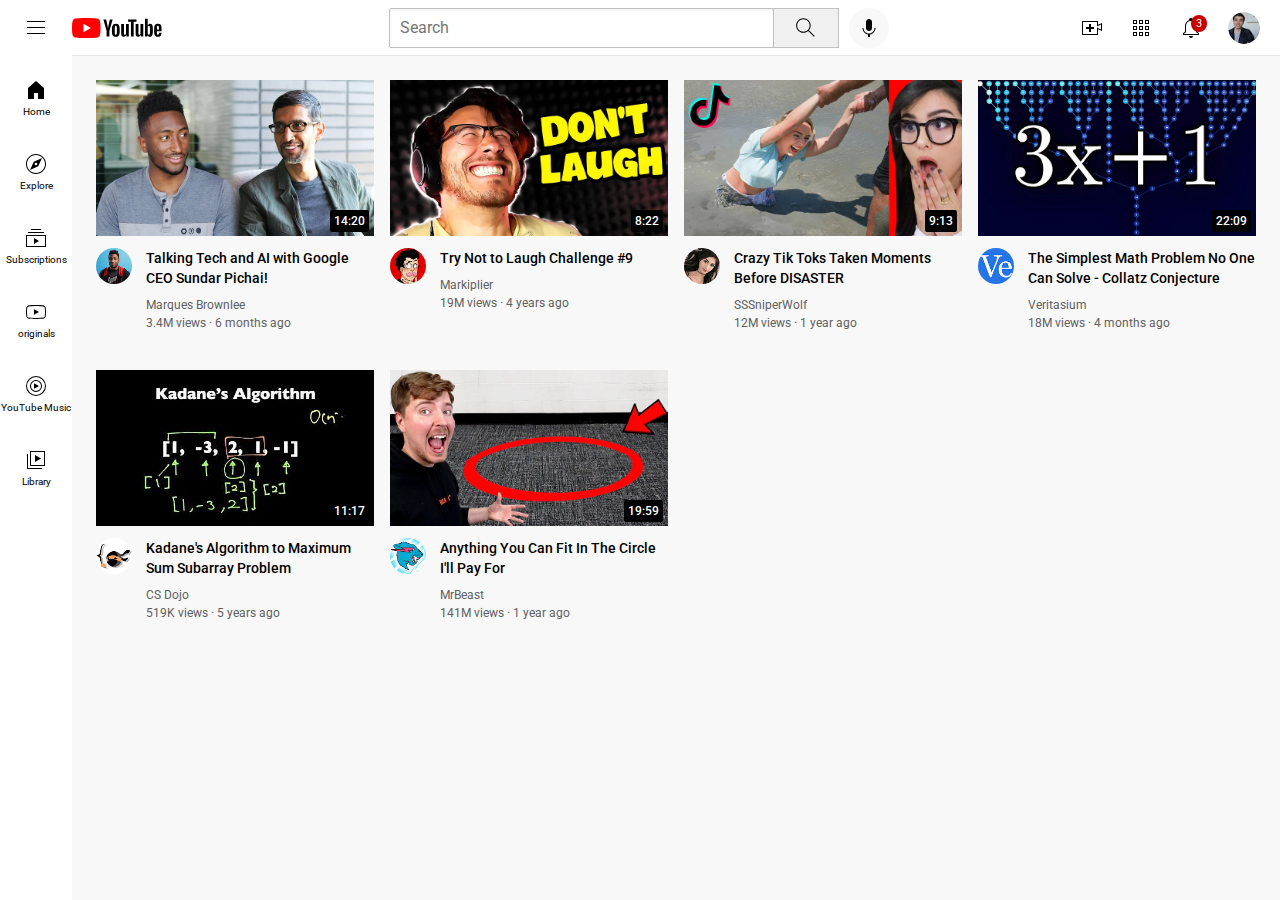
<file: index.html>
<!-- Declares this document to be HTML5 -->
<!DOCTYPE html>
<html>
  <head>
    <title>Youtube.com Clone</title>

    <link rel="preconnect" href="https://fonts.googleapis.com">
    <link rel="preconnect" href="https://fonts.gstatic.com" crossorigin>
    <link href="https://fonts.googleapis.com/css2?family=Roboto:wght@400;500;700&display=swap" rel="stylesheet">   
    
    <link rel="stylesheet" href="styles/general.css">
    <link rel="stylesheet" href="styles/header.css">
    <link rel="stylesheet" href="styles/video.css">
    <link rel="stylesheet" href="styles/sidebar.css">

  </head>
  <body>

    <header class="header">

      <div class="left-section">
        <img class="hamburger-menu" src="icons/hamburger-menu.svg" alt="">
        <img class="youtube-logo" src="icons/youtube-logo.svg" alt="">        
      </div>

      <div class="middle-section">
        <input class="search-bar" type="text" placeholder="Search"> 
        <button class="search-button">
          <img class="search-icon" src="icons/search.svg" alt="">
          <div class="tooltip">Search</div>
        </button>
        
        <!-- Put position absolute inside position relative -->
        <button class="voice-search-button">
          <img class="voice-search-icon" src="icons/voice-search-icon.svg" alt="">
          <div class="tooltip">Search with your voice</div>
        </button>
      </div>

      <div class="right-section">
        
        <div class="upload-icon-container">
          <img class="upload-icon" src="icons/upload.svg" alt="">  
          <div class="tooltip">Create</div>
        </div>

        <div class="youtube-apps-container">
          <img class="youtube-apps-icon" src="icons/youtube-apps.svg" alt="">
          <div class="tooltip">Youtube apps</div>
        </div>
        
        <div class="notifications-icon-container">
          <img class="notifications-icon" src="icons/notifications.svg" alt="">
          <div class="notifications-count">3</div>
          <div class="tooltip">Notifications</div>
        </div>

        <img class="current-user-picture" src="channel-pictures/my-channel.jpeg" alt="">
      </div>

    </header>

    <nav class="sidebar">
      <div class="sidebar-link">
        <img src="icons/home.svg" alt="">
        <div>Home</div>
      </div>  
      <div class="sidebar-link">
        <img src="icons/explore.svg" alt="">
        <div>Explore</div>
      </div>
      <div class="sidebar-link">
        <img src="icons/subscriptions.svg" alt="">
        <div>Subscriptions</div>
      </div>
      <div class="sidebar-link">
        <img src="icons/originals.svg" alt="">
        <div>originals</div>
      </div>
      <div class="sidebar-link">
        <img src="icons/youtube-music.svg" alt="">
        <div>YouTube Music</div>
      </div>
      <div class="sidebar-link">
        <img src="icons/library.svg" alt="">
        <div>Library</div>
      </div>
    </nav>

    <main>      
      <section class="video-grid">
        <div class="video-preview">
          <div class="thumbnail-row">
            <a href="https://www.youtube.com/watch?v=n2RNcPRtAiY">
              <img class="thumbnail"  src="thumbnails/thumbnail-1.webp" alt="">
            </a>
            <div class="video-time">14:20</div>
          </div>
          <div class="video-info-grid">     
            <div class="channel-picture">
              <a href="https://www.youtube.com/c/mkbhd">
                <img class="profile-picture" src="channel-pictures/channel-1.jpeg" alt="">   
              </a>
            </div>
            <div class="video-info">
              <p class="video-title">
                <a class="video-link" href="https://www.youtube.com/watch?v=n2RNcPRtAiY">Talking Tech and AI with Google CEO Sundar Pichai!</a>
              </p>      
              <p class="video-author">
                Marques Brownlee
              </p>
              
              <p class="video-stats">
                3.4M views &#183; 6 months ago
              </p>        
            </div>
          </div>
        </div>
  
        <div class="video-preview">
          <div class="thumbnail-row">
            <a href="https://www.youtube.com/watch?v=mP0RAo9SKZk">
              <img class="thumbnail"  src="thumbnails/thumbnail-2.webp" alt="">
            </a>
            <div class="video-time">8:22</div>
          </div>
          <div class="video-info-grid">     
            <div class="channel-picture">
              <a href="https://www.youtube.com/c/markiplier">
                <img class="profile-picture" src="channel-pictures/channel-2.jpeg" alt="">   
              </a>            
            </div>
            <div class="video-info">
              <p class="video-title">
                <a class="video-link" href="https://www.youtube.com/watch?v=mP0RAo9SKZk">Try Not to Laugh Challenge #9</a>
              </p>            
              <p class="video-author">
                Markiplier
              </p>            
              <p class="video-stats">
                19M views &#183; 4 years ago
              </p>        
            </div>
          </div>
        </div>
        <div class="video-preview">
          <div class="thumbnail-row">
            <a href="https://www.youtube.com/watch?v=FgjPQQeTh1w">
              <img class="thumbnail"  src="thumbnails/thumbnail-3.webp" alt="">
            </a>
              <div class="video-time">9:13</div>
          </div>
          <div class="video-info-grid">     
            <div class="channel-picture">
              <a href="https://www.youtube.com/c/SSSniperWolf">
                <img class="profile-picture" src="channel-pictures/channel-3.jpeg" alt="">   
              </a>
            </div>
            <div class="video-info">
              <p class="video-title">
                <a class="video-link" href="https://www.youtube.com/watch?v=FgjPQQeTh1w">Crazy Tik Toks Taken Moments Before DISASTER</a>              
              </p>
              
              <p class="video-author">
                SSSniperWolf
              </p>
              
              <p class="video-stats">
                12M views &#183; 1 year ago
              </p>        
            </div>
          </div>
        </div>
  
        <div class="video-preview">
          <div class="thumbnail-row">
            <a href="https://www.youtube.com/watch?v=094y1Z2wpJg">
              <img class="thumbnail"  src="thumbnails/thumbnail-4.webp" alt="">
            </a>
            <div class="video-time">22:09</div>
          </div>
          <div class="video-info-grid">     
            <div class="channel-picture">
              <a href="https://www.youtube.com/c/veritasium">
                <img class="profile-picture" src="channel-pictures/channel-4.jpeg" alt="">   
              </a>
            </div>
            <div class="video-info">
              <p class="video-title">
                <a class="video-link" href="https://www.youtube.com/watch?v=094y1Z2wpJg">The Simplest Math Problem No One Can Solve - Collatz Conjecture</a>
              </p>
              
              <p class="video-author">
                Veritasium
              </p>
              
              <p class="video-stats">
                18M views &#183; 4 months ago
              </p>        
            </div>
          </div>
        </div>
  
        <div class="video-preview">
          <div class="thumbnail-row">
            <a href="https://www.youtube.com/watch?v=86CQq3pKSUw">
              <img class="thumbnail"  src="thumbnails/thumbnail-5.webp" alt="">
            </a>
            <div class="video-time">11:17</div>
          </div>
          <div class="video-info-grid">     
            <div class="channel-picture">
              <a href="https://www.youtube.com/c/CSDojo">
                <img class="profile-picture" src="channel-pictures/channel-5.jpeg" alt="">
              </a>
            </div>
            <div class="video-info">
              <p class="video-title">
                <a class="video-link" href="https://www.youtube.com/watch?v=86CQq3pKSUw">Kadane's Algorithm to Maximum Sum Subarray Problem</a>
              </p>
              
              <p class="video-author">
                CS Dojo
              </p>
              
              <p class="video-stats">
                519K views &#183; 5 years ago
              </p>        
            </div>
          </div>
        </div>
  
        <div class="video-preview">
          <div class="thumbnail-row">
            <a href="https://www.youtube.com/watch?v=yXWw0_UfSFg">
              <img class="thumbnail"  src="thumbnails/thumbnail-6.webp" alt="">
            </a>
            <div class="video-time">19:59</div>
          </div>
          <div class="video-info-grid">     
            <div class="channel-picture">
              <a href="https://www.youtube.com/channel/UCX6OQ3DkcsbYNE6H8uQQuVA">
                <img class="profile-picture" src="channel-pictures/channel-6.jpeg" alt="">   
              </a>
            </div>
            <div class="video-info">
              <p class="video-title">
                <a class="video-link" href="https://www.youtube.com/watch?v=yXWw0_UfSFg">Anything You Can Fit In The Circle I'll Pay For</a>              
              </p>
              
              <p class="video-author">
                MrBeast
              </p>
              
              <p class="video-stats">
                141M views &#183; 1 year ago
              </p>        
            </div>
          </div>
        </div>
      </section>
    </main>


      
  </body>
</html>
</file>
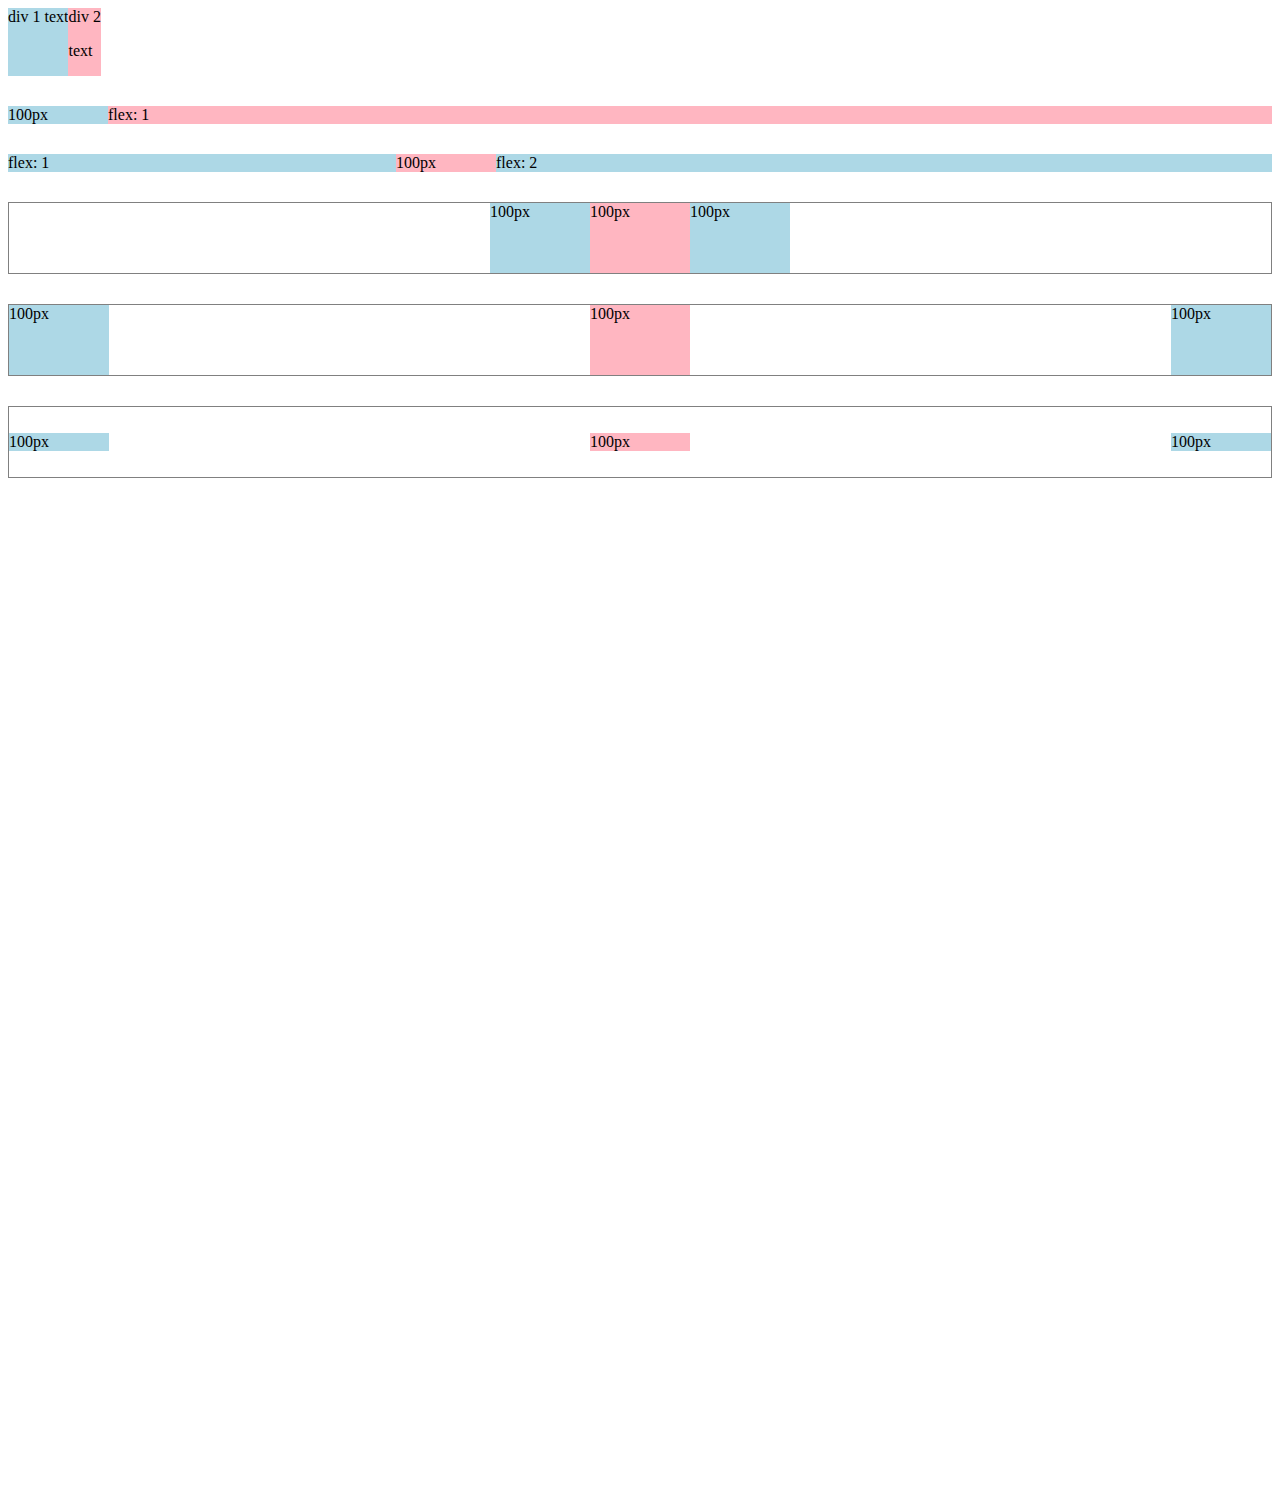
<file: flexbox.html>
<!DOCTYPE html>
<html>
  <head>
    <title>Flexbox Practice</title>
  </head>
  <body style="padding-bottom: 1000px;">
    
    <div style="
      display: flex; 
      flex-direction: row;
    ">
      <div style="background-color: lightblue;">div 1 text</div>
      <div style="background-color: lightpink;">div 2 <p>text</p></div>
    </div>
    
    <div style="
      margin-top: 30px; 
      display: flex; 
      flex-direction: row;
    ">
      <div style="background-color: lightblue; width: 100px;">100px</div>
      <div style="background-color: lightpink; flex: 1;">flex: 1</div>
    </div>

    <div style="
      margin-top: 30px; 
      display: flex; 
      flex-direction: row;
    ">
      <div style="background-color: lightblue; flex: 1;">flex: 1</div>
      <div style="background-color: lightpink; width: 100px;">100px</div>
      <div style="background-color: lightblue; flex: 2;">flex: 2</div>      
    </div>

    <div style="
      margin-top: 30px; 
      height: 70px;
      border-width: 1px;
      border-style: solid;
      border-color: grey;
      display: flex; 
      flex-direction: row;
      justify-content: center;
    ">
      <div style="background-color: lightblue; width: 100px;">100px</div>
      <div style="background-color: lightpink; width: 100px;">100px</div>
      <div style="background-color: lightblue; width: 100px;">100px</div>      
    </div>

    <div style="
      margin-top: 30px; 
      height: 70px;
      border-width: 1px;
      border-style: solid;
      border-color: grey;
      display: flex; 
      flex-direction: row;
      justify-content: space-between;
    ">
      <div style="background-color: lightblue; width: 100px;">100px</div>
      <div style="background-color: lightpink; width: 100px;">100px</div>
      <div style="background-color: lightblue; width: 100px;">100px</div>      
    </div>
    
    <div style="
      margin-top: 30px; 
      height: 70px;
      border-width: 1px;
      border-style: solid;
      border-color: grey;
      display: flex; 
      flex-direction: row;
      justify-content: space-between;
      align-items: center;
    ">
      <div style="background-color: lightblue; width: 100px;">100px</div>
      <div style="background-color: lightpink; width: 100px;">100px</div>
      <div style="background-color: lightblue; width: 100px;">100px</div>      
    </div>

  </body>
</html>
</file>
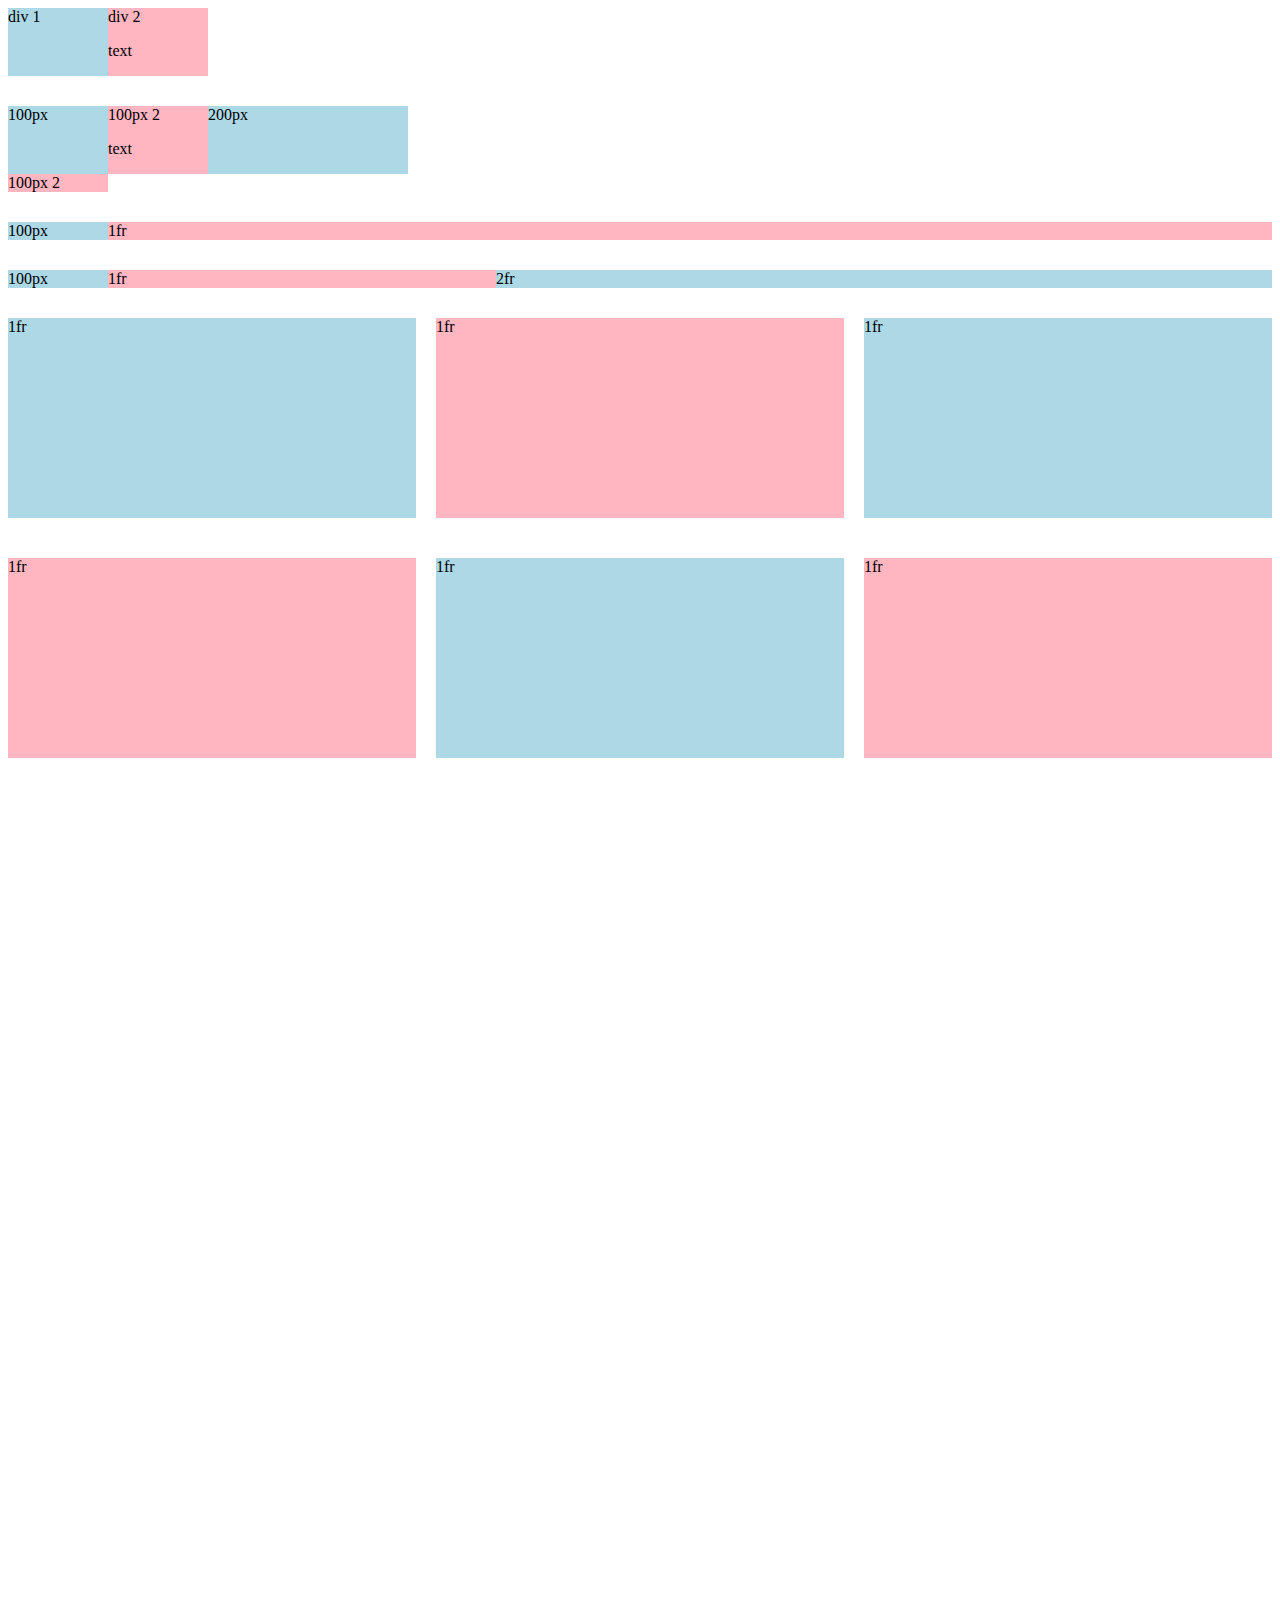
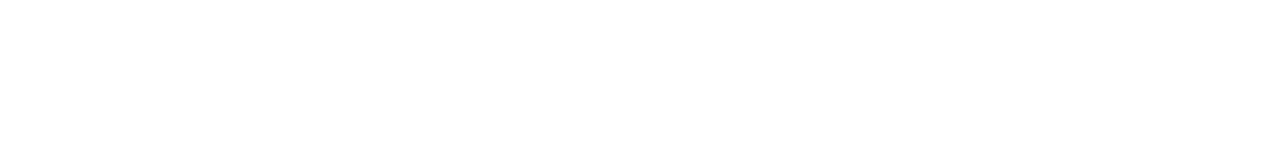
<file: grid.html>
<!DOCTYPE html>
<html>
  <head>
    <title>Grid Practice</title>
  </head>
  <body style="padding-bottom: 1000px;">
    <div style="
      display: grid;
      grid-template-columns: 100px 100px 100px;
    ">
      <div style="background-color: lightblue;">div 1</div>
      <div style="background-color: lightpink;">div 2 <p>text</p></div>
    </div>
    <div style="
      margin-top: 30px;
      display: grid;
      grid-template-columns: 100px 100px 200px;
    ">
      <div style="background-color: lightblue;">100px</div>
      <div style="background-color: lightpink;">100px 2 <p>text</p></div>
      <div style="background-color: lightblue;">200px</div>
      <div style="background-color: lightpink;">100px 2</div>
    </div>
    
    <div style="
      margin-top: 30px;
      display: grid;
      grid-template-columns: 100px 1fr;
    ">
      <div style="background-color: lightblue;">100px</div>
      <div style="background-color: lightpink;">1fr</div>
    </div>

    <div style="
      margin-top: 30px;
      display: grid;
      grid-template-columns: 100px 1fr 2fr;
    ">
      <div style="background-color: lightblue;">100px</div>
      <div style="background-color: lightpink;">1fr</div>
      <div style="background-color: lightblue;">2fr</div>
    </div>

    <div style="
      margin-top: 30px;
      display: grid;
      grid-template-columns: 1fr 1fr 1fr;
      column-gap: 20px;
      row-gap: 40px;
    ">
      <div style="background-color: lightblue; height: 200px;">1fr</div>
      <div style="background-color: lightpink; height: 200px;">1fr</div>
      <div style="background-color: lightblue; height: 200px;">1fr</div>
      <div style="background-color: lightpink; height: 200px;">1fr</div>
      <div style="background-color: lightblue; height: 200px;">1fr</div>
      <div style="background-color: lightpink; height: 200px;">1fr</div>
    </div>

  </body>
</html>
</file>
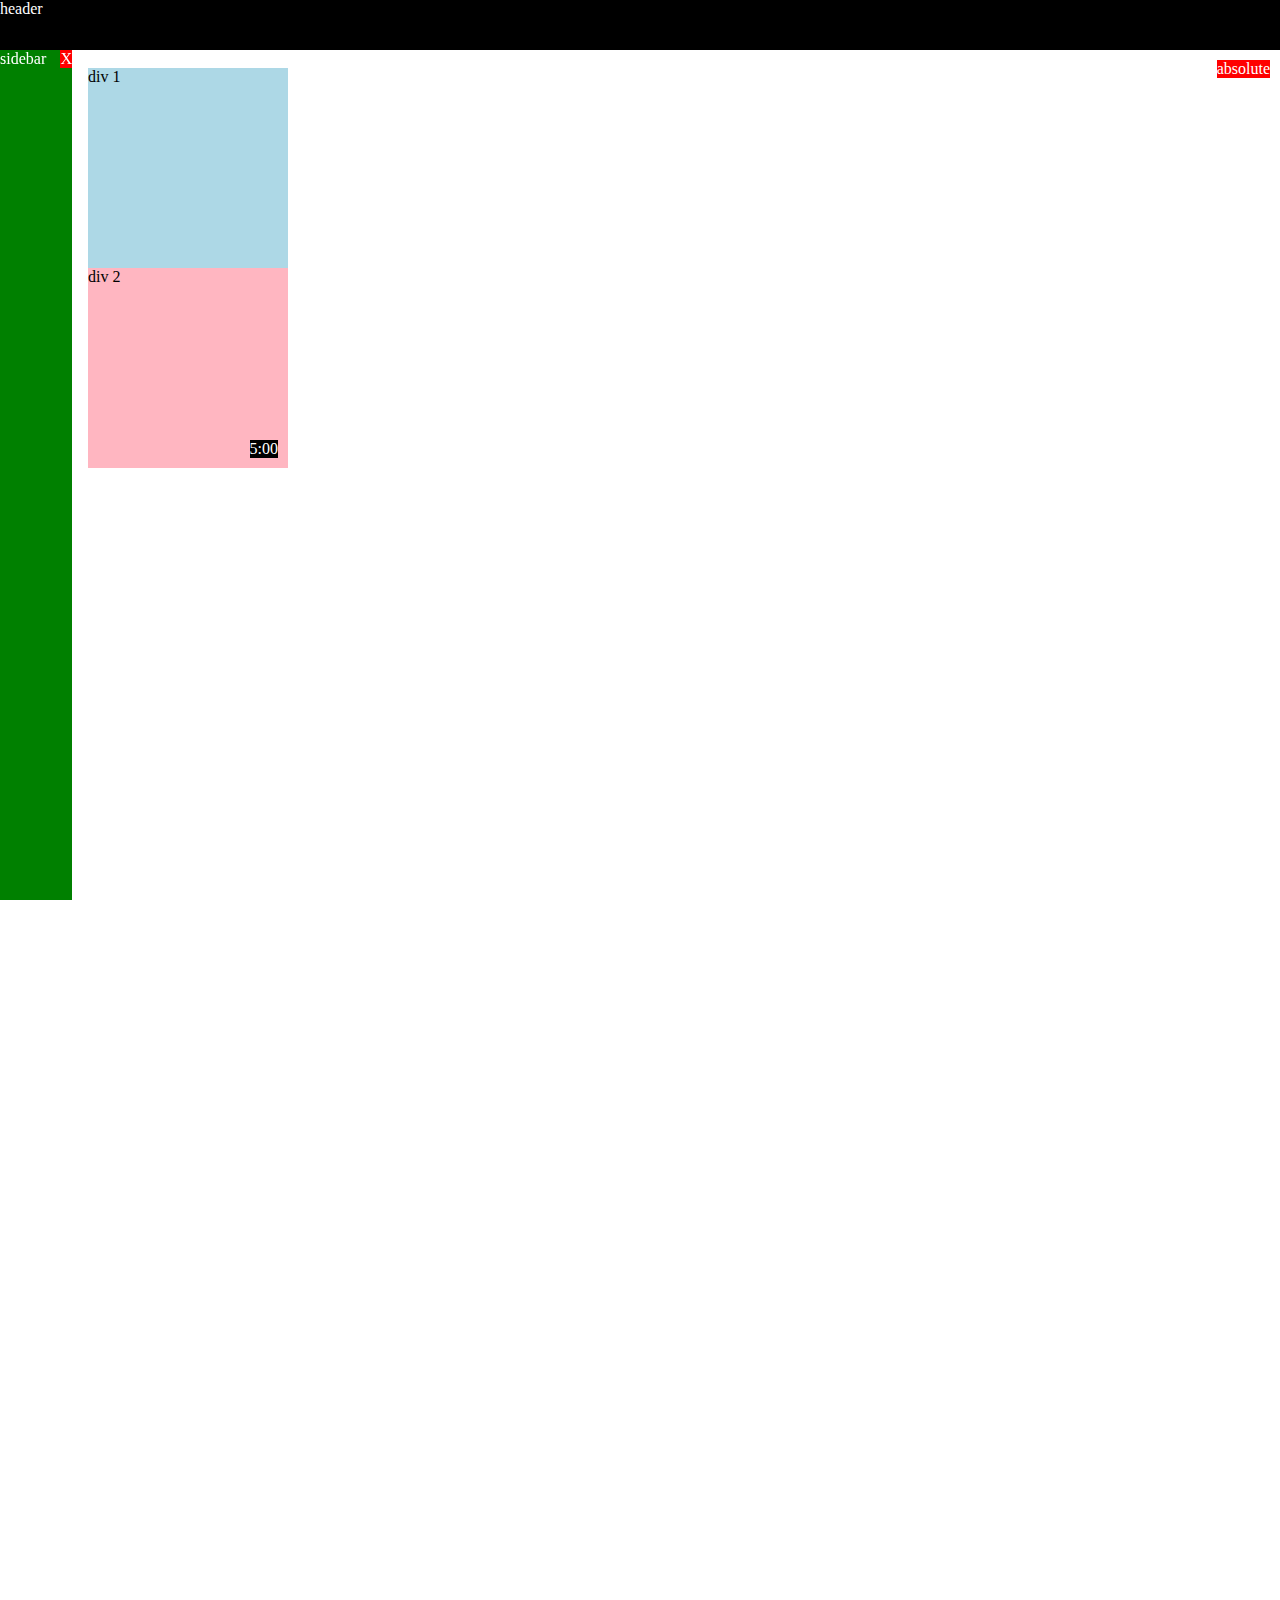
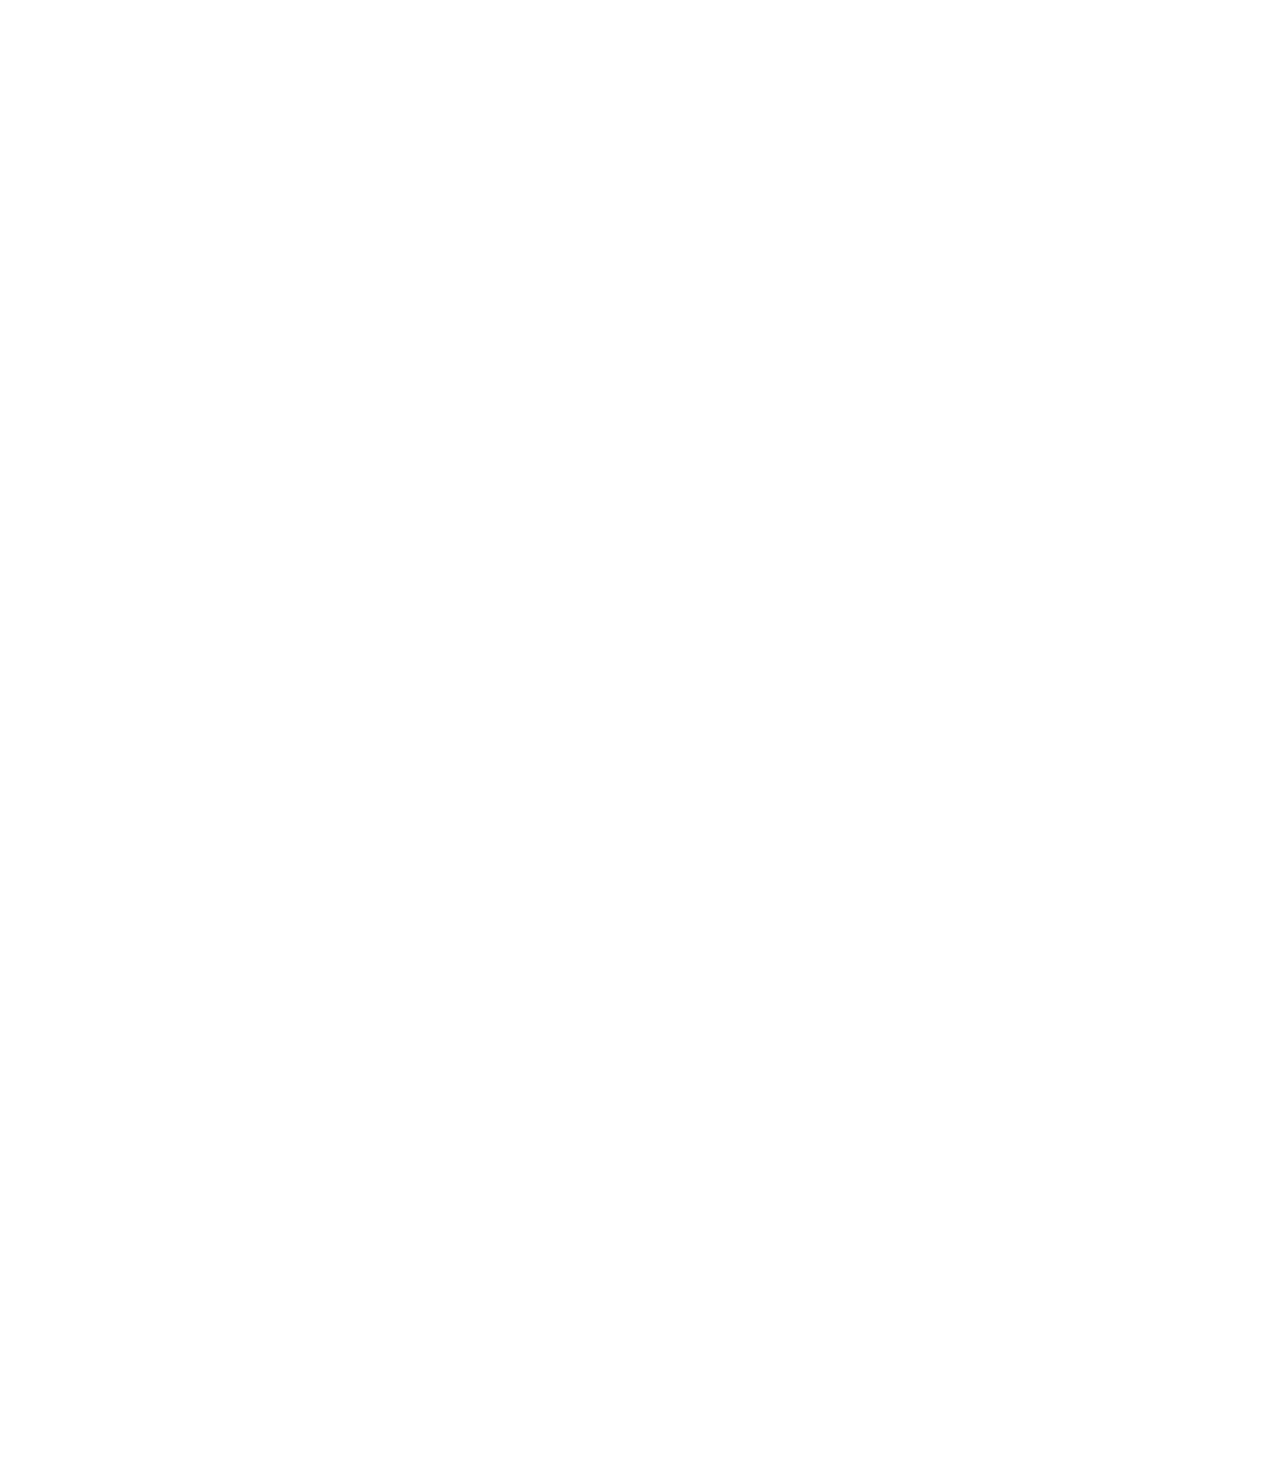
<file: position.html>
<!DOCTYPE html>
<html>
  <head>
    <title>Position Practice</title> 
  </head>
  <body style="
    height: 3000px;
    padding-top: 60px;
    padding-left: 80px;
  ">

    <div style="
      background-color: black;
      color: white;
      position: fixed;
      top: 0;
      left: 0;
      right: 0;
      height: 50px;
      z-index: 100;
    ">
      header
    </div>

    <div style="
      background-color: green;
      color: white;
      position: fixed;
      left: 0;
      bottom: 0;
      top: 50px;
      width: 72px;
    ">
      sidebar
        <div style="
        position: absolute;
        background-color: red;
        color: white;
        top: 0;
        right: 0;
      ">
        X
      </div>      
    </div>

    <div style="
      position: absolute;
      background-color: red;
      color: white;
      top: 60px;
      right: 10px;
    ">
      absolute
    </div>

    <div style="
      background-color: lightblue;
      height: 200px;
      width: 200px;
      position: static;
    ">
      div 1
    </div>

    <div style="
      background-color: lightpink;
      height: 200px;
      width: 200px;
      position: relative;
    ">
      div 2
       <div style="
        position: absolute;
        background-color: black;
        color: white;
        bottom: 10px;
        right: 10px;
      ">
        5:00
      </div>
    </div>

  </body>
</html>
</file>
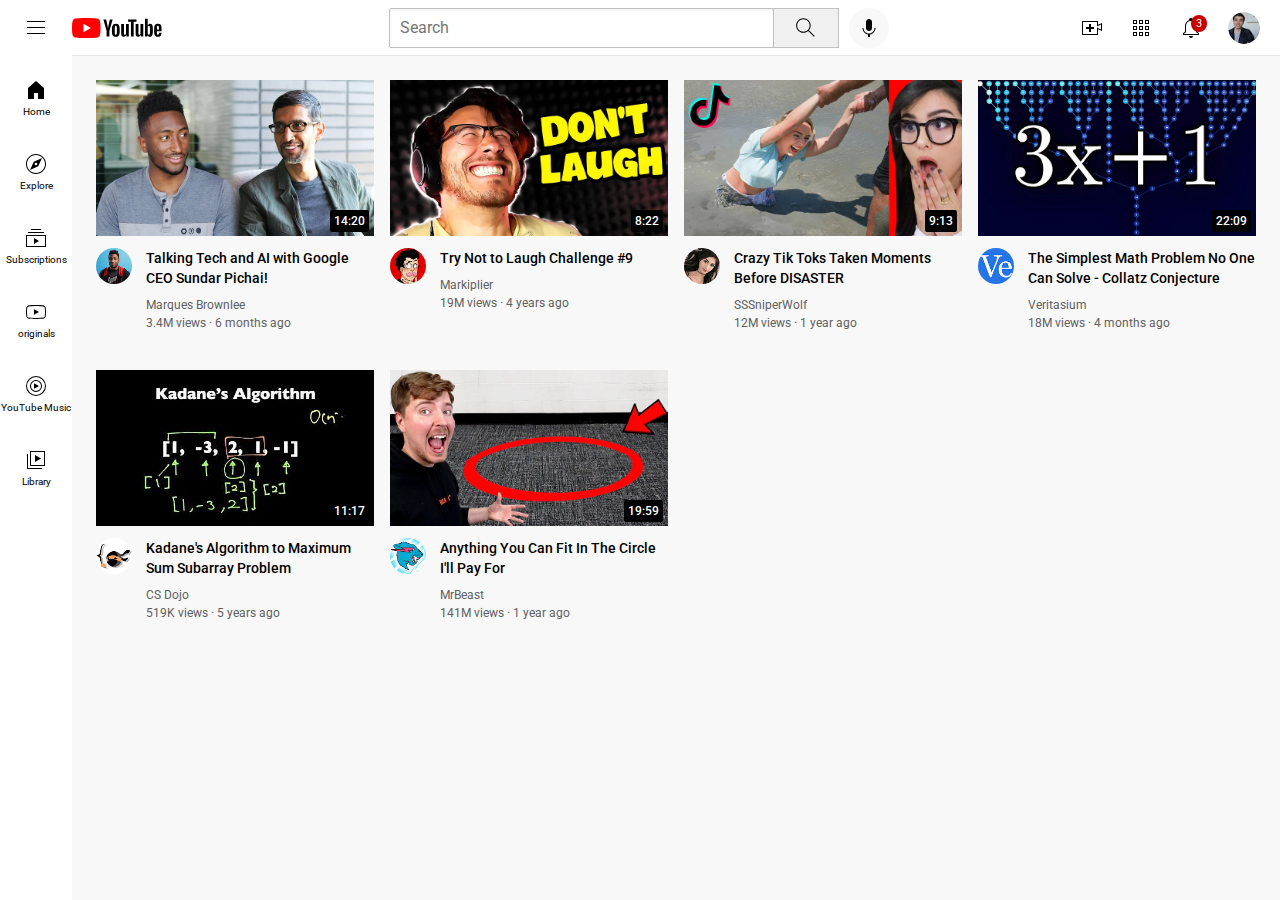
<file: youtube.html>
<!-- Declares this document to be HTML5 -->
<!DOCTYPE html>
<html>
  <head>
    <title>Youtube.com Clone</title>

    <link rel="preconnect" href="https://fonts.googleapis.com">
    <link rel="preconnect" href="https://fonts.gstatic.com" crossorigin>
    <link href="https://fonts.googleapis.com/css2?family=Roboto:wght@400;500;700&display=swap" rel="stylesheet">   
    
    <link rel="stylesheet" href="styles/general.css">
    <link rel="stylesheet" href="styles/header.css">
    <link rel="stylesheet" href="styles/video.css">
    <link rel="stylesheet" href="styles/sidebar.css">

  </head>
  <body>

    <header class="header">

      <div class="left-section">
        <img class="hamburger-menu" src="icons/hamburger-menu.svg" alt="">
        <img class="youtube-logo" src="icons/youtube-logo.svg" alt="">        
      </div>

      <div class="middle-section">
        <input class="search-bar" type="text" placeholder="Search"> 
        <button class="search-button">
          <img class="search-icon" src="icons/search.svg" alt="">
          <div class="tooltip">Search</div>
        </button>
        
        <!-- Put position absolute inside position relative -->
        <button class="voice-search-button">
          <img class="voice-search-icon" src="icons/voice-search-icon.svg" alt="">
          <div class="tooltip">Search with your voice</div>
        </button>
      </div>

      <div class="right-section">
        
        <div class="upload-icon-container">
          <img class="upload-icon" src="icons/upload.svg" alt="">  
          <div class="tooltip">Create</div>
        </div>

        <div class="youtube-apps-container">
          <img class="youtube-apps-icon" src="icons/youtube-apps.svg" alt="">
          <div class="tooltip">Youtube apps</div>
        </div>
        
        <div class="notifications-icon-container">
          <img class="notifications-icon" src="icons/notifications.svg" alt="">
          <div class="notifications-count">3</div>
          <div class="tooltip">Notifications</div>
        </div>

        <img class="current-user-picture" src="channel-pictures/my-channel.jpeg" alt="">
      </div>

    </header>

    <nav class="sidebar">
      <div class="sidebar-link">
        <img src="icons/home.svg" alt="">
        <div>Home</div>
      </div>  
      <div class="sidebar-link">
        <img src="icons/explore.svg" alt="">
        <div>Explore</div>
      </div>
      <div class="sidebar-link">
        <img src="icons/subscriptions.svg" alt="">
        <div>Subscriptions</div>
      </div>
      <div class="sidebar-link">
        <img src="icons/originals.svg" alt="">
        <div>originals</div>
      </div>
      <div class="sidebar-link">
        <img src="icons/youtube-music.svg" alt="">
        <div>YouTube Music</div>
      </div>
      <div class="sidebar-link">
        <img src="icons/library.svg" alt="">
        <div>Library</div>
      </div>
    </nav>

    <main>      
      <section class="video-grid">
        <div class="video-preview">
          <div class="thumbnail-row">
            <a href="https://www.youtube.com/watch?v=n2RNcPRtAiY">
              <img class="thumbnail"  src="thumbnails/thumbnail-1.webp" alt="">
            </a>
            <div class="video-time">14:20</div>
          </div>
          <div class="video-info-grid">     
            <div class="channel-picture">
              <a href="https://www.youtube.com/c/mkbhd">
                <img class="profile-picture" src="channel-pictures/channel-1.jpeg" alt="">   
              </a>
            </div>
            <div class="video-info">
              <p class="video-title">
                <a class="video-link" href="https://www.youtube.com/watch?v=n2RNcPRtAiY">Talking Tech and AI with Google CEO Sundar Pichai!</a>
              </p>      
              <p class="video-author">
                Marques Brownlee
              </p>
              
              <p class="video-stats">
                3.4M views &#183; 6 months ago
              </p>        
            </div>
          </div>
        </div>
  
        <div class="video-preview">
          <div class="thumbnail-row">
            <a href="https://www.youtube.com/watch?v=mP0RAo9SKZk">
              <img class="thumbnail"  src="thumbnails/thumbnail-2.webp" alt="">
            </a>
            <div class="video-time">8:22</div>
          </div>
          <div class="video-info-grid">     
            <div class="channel-picture">
              <a href="https://www.youtube.com/c/markiplier">
                <img class="profile-picture" src="channel-pictures/channel-2.jpeg" alt="">   
              </a>            
            </div>
            <div class="video-info">
              <p class="video-title">
                <a class="video-link" href="https://www.youtube.com/watch?v=mP0RAo9SKZk">Try Not to Laugh Challenge #9</a>
              </p>            
              <p class="video-author">
                Markiplier
              </p>            
              <p class="video-stats">
                19M views &#183; 4 years ago
              </p>        
            </div>
          </div>
        </div>
        <div class="video-preview">
          <div class="thumbnail-row">
            <a href="https://www.youtube.com/watch?v=FgjPQQeTh1w">
              <img class="thumbnail"  src="thumbnails/thumbnail-3.webp" alt="">
            </a>
              <div class="video-time">9:13</div>
          </div>
          <div class="video-info-grid">     
            <div class="channel-picture">
              <a href="https://www.youtube.com/c/SSSniperWolf">
                <img class="profile-picture" src="channel-pictures/channel-3.jpeg" alt="">   
              </a>
            </div>
            <div class="video-info">
              <p class="video-title">
                <a class="video-link" href="https://www.youtube.com/watch?v=FgjPQQeTh1w">Crazy Tik Toks Taken Moments Before DISASTER</a>              
              </p>
              
              <p class="video-author">
                SSSniperWolf
              </p>
              
              <p class="video-stats">
                12M views &#183; 1 year ago
              </p>        
            </div>
          </div>
        </div>
  
        <div class="video-preview">
          <div class="thumbnail-row">
            <a href="https://www.youtube.com/watch?v=094y1Z2wpJg">
              <img class="thumbnail"  src="thumbnails/thumbnail-4.webp" alt="">
            </a>
            <div class="video-time">22:09</div>
          </div>
          <div class="video-info-grid">     
            <div class="channel-picture">
              <a href="https://www.youtube.com/c/veritasium">
                <img class="profile-picture" src="channel-pictures/channel-4.jpeg" alt="">   
              </a>
            </div>
            <div class="video-info">
              <p class="video-title">
                <a class="video-link" href="https://www.youtube.com/watch?v=094y1Z2wpJg">The Simplest Math Problem No One Can Solve - Collatz Conjecture</a>
              </p>
              
              <p class="video-author">
                Veritasium
              </p>
              
              <p class="video-stats">
                18M views &#183; 4 months ago
              </p>        
            </div>
          </div>
        </div>
  
        <div class="video-preview">
          <div class="thumbnail-row">
            <a href="https://www.youtube.com/watch?v=86CQq3pKSUw">
              <img class="thumbnail"  src="thumbnails/thumbnail-5.webp" alt="">
            </a>
            <div class="video-time">11:17</div>
          </div>
          <div class="video-info-grid">     
            <div class="channel-picture">
              <a href="https://www.youtube.com/c/CSDojo">
                <img class="profile-picture" src="channel-pictures/channel-5.jpeg" alt="">
              </a>
            </div>
            <div class="video-info">
              <p class="video-title">
                <a class="video-link" href="https://www.youtube.com/watch?v=86CQq3pKSUw">Kadane's Algorithm to Maximum Sum Subarray Problem</a>
              </p>
              
              <p class="video-author">
                CS Dojo
              </p>
              
              <p class="video-stats">
                519K views &#183; 5 years ago
              </p>        
            </div>
          </div>
        </div>
  
        <div class="video-preview">
          <div class="thumbnail-row">
            <a href="https://www.youtube.com/watch?v=yXWw0_UfSFg">
              <img class="thumbnail"  src="thumbnails/thumbnail-6.webp" alt="">
            </a>
            <div class="video-time">19:59</div>
          </div>
          <div class="video-info-grid">     
            <div class="channel-picture">
              <a href="https://www.youtube.com/channel/UCX6OQ3DkcsbYNE6H8uQQuVA">
                <img class="profile-picture" src="channel-pictures/channel-6.jpeg" alt="">   
              </a>
            </div>
            <div class="video-info">
              <p class="video-title">
                <a class="video-link" href="https://www.youtube.com/watch?v=yXWw0_UfSFg">Anything You Can Fit In The Circle I'll Pay For</a>              
              </p>
              
              <p class="video-author">
                MrBeast
              </p>
              
              <p class="video-stats">
                141M views &#183; 1 year ago
              </p>        
            </div>
          </div>
        </div>
      </section>
    </main>


      
  </body>
</html>
</file>
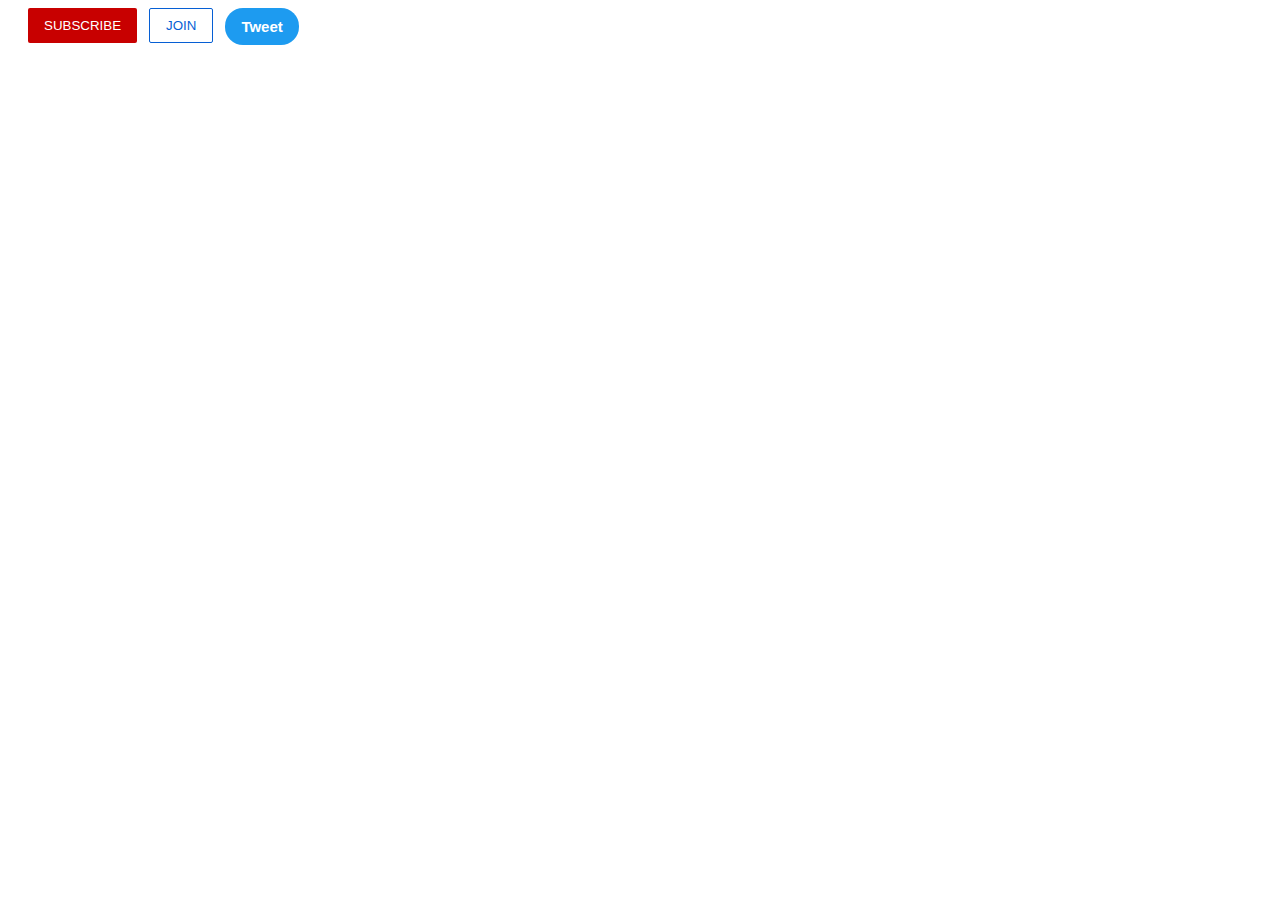
<file: intro-to-html/buttons.html>
<!DOCTYPE html>
<html>
  <head>    
    <title>Buttons Practice</title>
    <link rel="stylesheet" href="Styles/buttons.css">
  </head>
  <body>
    <button class="subscribe-button">
      SUBSCRIBE
    </button>
    
    <button class="join-button">
      JOIN
    </button>
    
    <button class="tweet-button">
      Tweet
    </button>  
  </body>
</html>
</file>
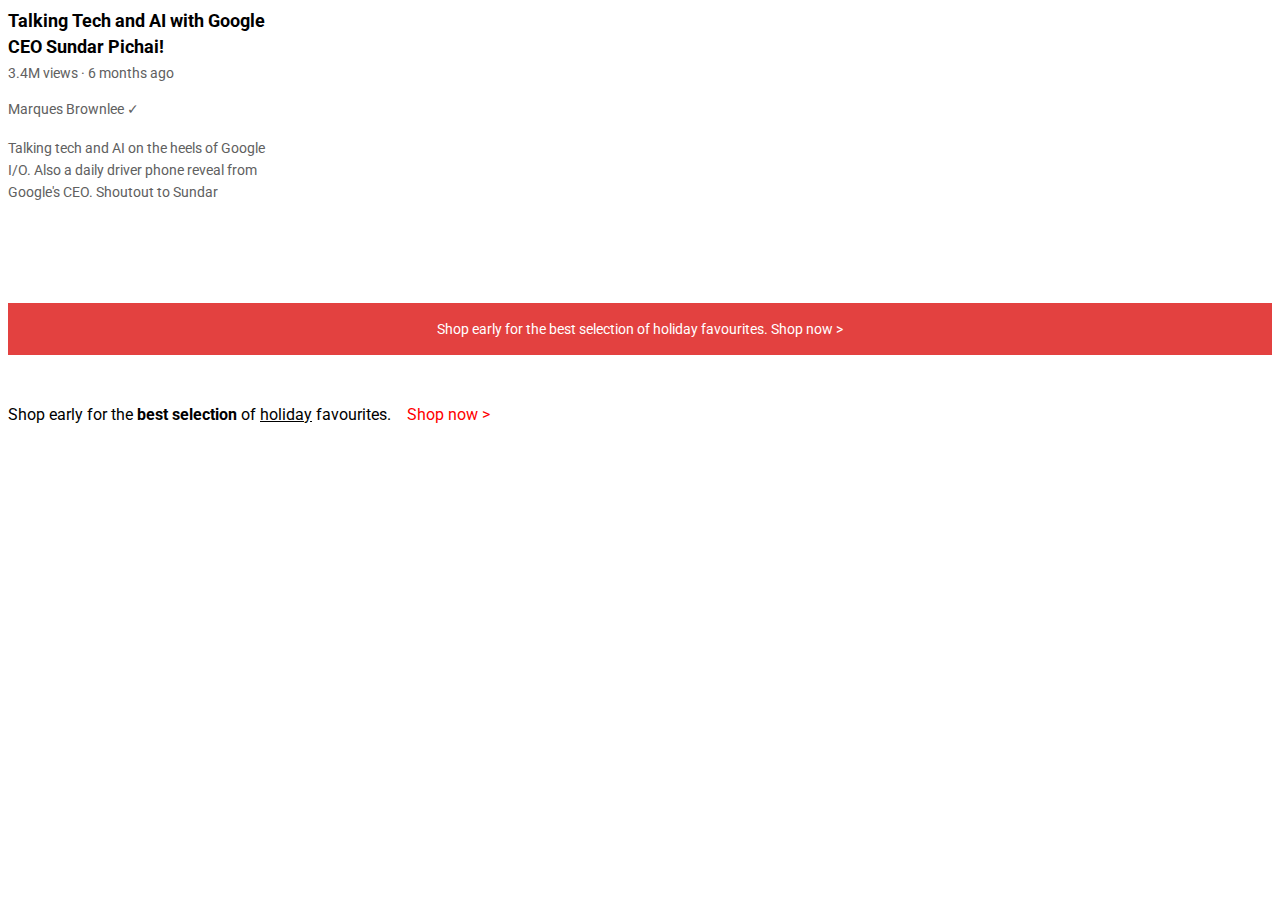
<file: intro-to-html/text.html>
<!DOCTYPE html>
<html>
  <head>
    <title>Text Practice</title>
    <link rel="stylesheet" href="Styles/text.css">
    <link rel="preconnect" href="https://fonts.googleapis.com">
    <link rel="preconnect" href="https://fonts.gstatic.com" crossorigin>
    <link href="https://fonts.googleapis.com/css2?family=Roboto:ital,wght@0,700;1,400&display=swap" rel="stylesheet">
  </head>
  <body>
    <p class="video-title">
      Talking Tech and AI with Google CEO Sundar Pichai!
    </p>
    
    <p class="video-stats">
      3.4M views &#183; 6 months ago
    </p>
    
    <p class="video-author">
      Marques Brownlee &#10003
    </p>
    
    <p class="video-description">
      Talking tech and AI on the heels of Google I/O. Also a daily driver phone reveal from Google's CEO. Shoutout to Sundar
    </p>
    
    <p class="apple-text">
      Shop early for the best selection of holiday favourites. <span class="shop-link">Shop now &gt;</span> 
    </p>
    
    <p>
      Shop early for the <strong>best selection</strong> of <u>holiday</u> favourites. <span class="span-example">Shop now &gt;</span> 
    </p>    
  </body>
</html>
</file>
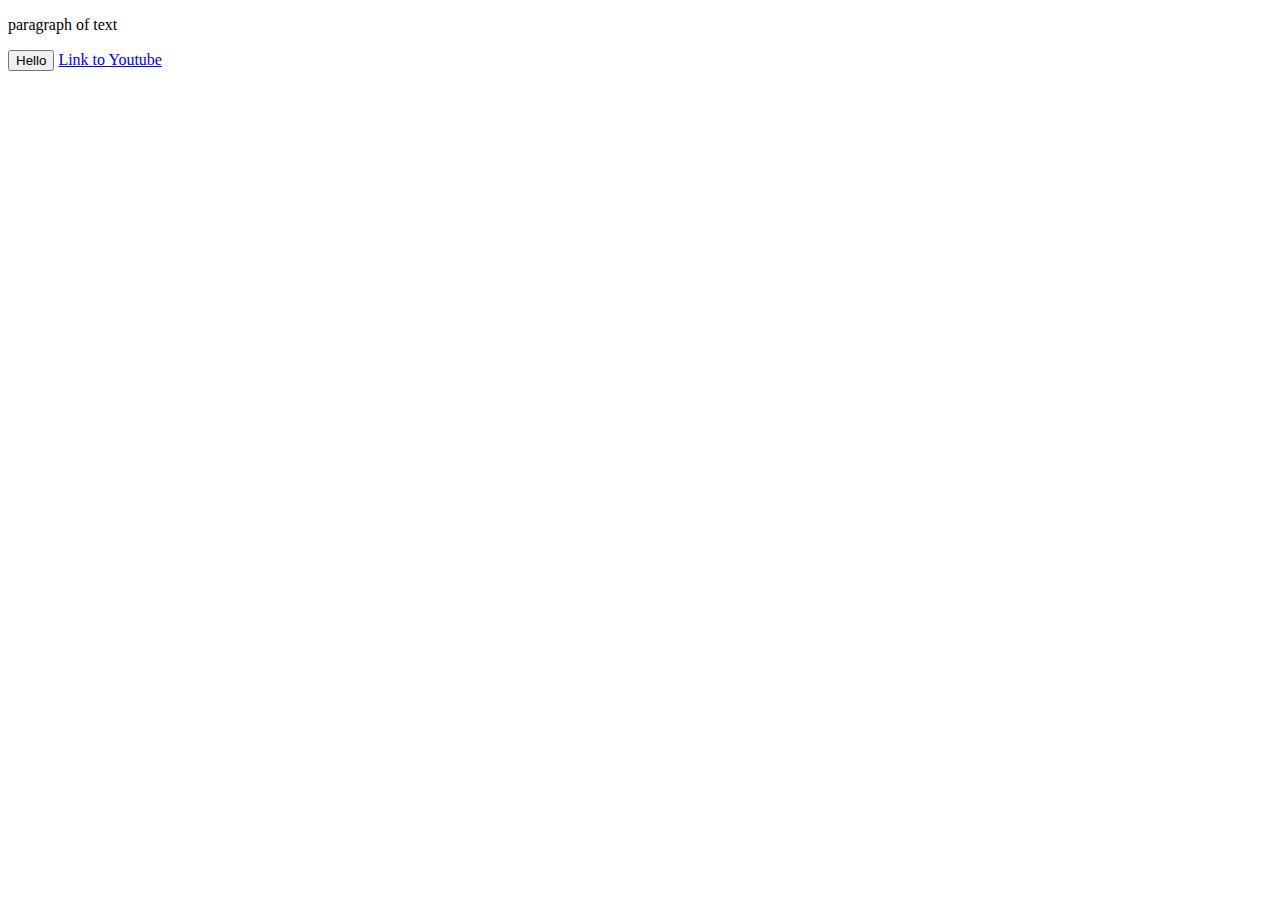
<file: intro-to-html/website.html>
<!DOCTYPE html>
<html>
  
  <head>
    <title> First Website </title>
  </head>

  <body>
    <p>
      paragraph of text
    </p>
    
    <button>
      Hello
    </button>
    
    <a href="https://www.youtube.com/" target="_blank">
      Link to Youtube
    </a>    
  </body>
</html>
</file>
<file: styles/general.css>
p {
    margin-top: 0;
    margin-bottom: 0;
  }

  body{
    /* This style below will be ingerited */
    font-family: Roboto, Arial;
    margin: 0;
    padding-top: 80px;
    padding-left: 96px;
    padding-right: 24px;
    background-color: rgb(248, 248, 248);
  }
</file>
<file: styles/header.css>
.header{
  height: 55px;
  display: flex;
  flex-direction: row;
  justify-content: space-between;
  position: fixed;
  top: 0;
  left: 0;
  right: 0;
  z-index: 100;
  background-color: white;
  border-bottom-width: 1px;
  border-bottom-style: solid;
  border-bottom-color: rgb(228, 228, 228);
}

.left-section{
  display: flex;
  align-items: center;
}

.middle-section{
  flex: 1;
  margin-left: 70px;
  margin-right: 35px;
  max-width: 500px;
  display: flex;
  align-items: center;
}

.search-bar{
  flex: 1;
  height: 36px;
  padding-left: 10px;
  font-size: 16px;
  border-width: 1px;
  border-style: solid;
  border-color: rgb(192, 192, 192);
  border-radius: 2px;
  box-shadow: inset 1px 2px 3px rgb(0, 0, 0, 0.05);
  width: 0;
}  

.search-bar::placeholder{
  font-family: Roboto, Arial;
  font-size: 16px;
}

.search-button{
  height: 40px;
  width: 66px;
  background-color: rgb(240, 240, 240);
  border-width: 1px;
  border-style: solid;
  border-color: rgb(192, 192, 192);
  margin-left: -1px;
  margin-right: 10px;
}

.search-button,
.voice-search-button,
.upload-icon-container,
.youtube-apps-container,
.notifications-icon-container{
  display: flex;
  justify-content: center;
  align-items: center;
  position: relative;
}

.search-button .tooltip,
.voice-search-button .tooltip,
.upload-icon-container .tooltip,
.youtube-apps-container .tooltip,
.notifications-icon-container .tooltip{
  font-family: Roboto, Arial;  
  position: absolute;
  background-color: grey;
  color: white;
  padding-top: 4px;
  padding-bottom: 4px;
  padding-left: 8px;
  padding-right: 8px;
  border-radius: 2px;
  font-size: 12px;
  bottom: -30px;
  opacity: 0;
  transition: opacity 0.15s;
  pointer-events: none;
  white-space: nowrap;
}

.search-button:hover .tooltip,
.voice-search-button:hover .tooltip,
.upload-icon-container:hover .tooltip,
.youtube-apps-container:hover .tooltip,
.notifications-icon-container:hover .tooltip{
  opacity: 1;
}

.search-icon{
  height: 25px;
}

.voice-search-button{
  height: 40px;
  width: 40px;
  border-radius: 20px;
  border: none;
  background-color: rgb(248, 248, 248);

}

.voice-search-icon{
  height: 24px;
}

.right-section{
  width: 180px;
  margin-right: 20px;
  display: flex;
  align-items: center;
  justify-content: space-between;
  flex-shrink: 0;
}

.upload-icon{
  height: 24px;
}

.youtube-apps-icon{
  height: 24px;
}

.notifications-icon{
  height: 24px;
}

.notifications-icon-container{
  position: relative;
}

.notifications-count{  
  font-family: Roboto, Arial;
  font-size: 11px;
  padding-left: 5px;
  padding-right: 5px;
  padding-top: 2px;
  padding-bottom: 2px;
  border-radius: 10px;  
  top: -1px;
  right: -4px;
  background-color: rgb(200, 0, 0);
  color: white;
  position: absolute;
}

.current-user-picture{
  height: 32px;
  border-radius: 16px;
}

.hamburger-menu{ 
  height: 24px;
  margin-left: 24px;
  margin-right: 24px;
}

.youtube-logo{
  height: 20px;
}
</file>
<file: styles/video.css>
.thumbnail {
  width: 100%;
}

.video-title{
  margin-top: 0;
  font-size: 14px;
  font-weight: 500;
  line-height: 20px;
  margin-bottom: 10px;
}

.video-link{
  text-decoration: none;
  color: black;
}

.video-preview {
  /* Add CSS properties here */
}

.video-info-grid{
  display: grid;
  grid-template-columns: 50px 1fr;
}

.profile-picture{
  width: 36px;
  border-radius: 50px;
}

.thumbnail-row{
  margin-bottom: 8px;
  position: relative;
}

.video-author,
.video-stats{
  font-size: 12px;
  color: rgb(96, 96, 96);
}

.video-author{
  margin-bottom: 4px;
}

.video-grid{
  display: grid;
  grid-template-columns: 1fr 1fr 1fr;
  column-gap: 16px;
  row-gap: 40px;
}

@media (max-width: 750px){
  .video-grid{
    grid-template-columns: 1fr 1fr;
  }
}

@media (min-width: 751px) and (max-width: 999px){
  .video-grid{
    grid-template-columns: 1fr 1fr 1fr;
  }
}

@media (min-width: 1000px){
  .video-grid{
    grid-template-columns: 1fr 1fr 1fr 1fr;
  }
}

.video-time{
  font-size: 12px;
  font-weight: 500;
  padding: 4px;
  border-radius: 2px;
  background-color: black;
  color: white;
  position: absolute;
  right: 5px;
  bottom: 8px;
}
</file>
<file: styles/sidebar.css>
.sidebar{
  position: fixed;
  left: 0;
  bottom: 0;
  top: 55px;
  width: 72px;
  background-color: white;
  z-index: 200;
  padding-top: 5px;
}

.sidebar-link{
  height: 74px;
  display: flex;
  justify-content: center;
  align-items: center;
  flex-direction: column;
  cursor: pointer;
}

.sidebar-link:hover{
  background-color: rgb(235, 235, 235);
}

.sidebar-link img {
  height: 24px;
  margin-bottom: 4px;
}

.sidebar-link div {
  font-size: 10px;
}
</file>
<file: intro-to-html/Styles/buttons.css>
.subscribe-button {
    background-color: rgb(200, 0, 0);
    color: white;
    border: none;
    border-radius: 2px;
    cursor: pointer;
    margin-right: 8px;
    margin-left: 20px;
    padding-top: 10px;
    padding-bottom: 10px;
    padding-left: 16px;
    padding-right: 16px;
    transition: opacity 0.15s;
    vertical-align: top;
  }

  .subscribe-button:hover {
    opacity: 0.8;
  }

  .subscribe-button:active {	
    opacity: 0.5;
  }

  .join-button {
    background-color: white;
    border-color: rgb(6, 95, 212);
    border-style: solid;
    border-width: 1px;
    color: rgb(6, 95, 212);
    border-radius: 2px;
    cursor: pointer;
    padding-top: 9px;
    padding-bottom: 9px;
    padding-left: 16px;
    padding-right: 16px;
    transition: 
      background-color 0.15s,
      color 0.15s;
  }

  .join-button:hover {
    background-color: rgb(6, 95, 212);
    color: white
  }

  .join-button:active {
    opacity: 0.7;
  }

  .tweet-button{
    background-color: rgb(29, 155, 240);
    color: white;
    border: none;
    padding-top: 10px;
    padding-bottom: 10px;
    padding-left: 16px;
    padding-right: 16px;
    border-radius: 18px;
    font-weight: bold;
    font-size: 15px;
    cursor: pointer;
    margin-left: 8px;
    transition: box-shadow 0.15s;
    vertical-align: top;
  }

  .tweet-button:hover{
    box-shadow: 5px 5px 10px rgba(0, 0, 0, 0.15);
  }
</file>
<file: intro-to-html/Styles/text.css>
p {
    font-family: Roboto;
    margin-top: 0;
    margin-bottom: 0;
  }

  .video-title{
    font-weight: bold;
    font-size: 18px;
    width: 280px;    
    line-height: 26px;
    margin-bottom: 5px;
  }

  .video-stats{
    font-size: 14px;
    color: rgb(96, 96, 96);
    margin-bottom: 20px;
  }

  .video-author{
    font-size: 14px;
    color: rgb(96, 96, 96);
    margin-bottom: 20px;
  }

  .video-description{
    font-size: 14px;
    color: rgb(96, 96, 96);
    width: 280px;
    line-height: 22px;
    margin-bottom: 100px;
  }
  .apple-text{
    margin-bottom: 50px;
    font-size: 14px;
    background-color: rgb(227, 65, 64);
    color: white;
    text-align: center;
    padding-top: 18px;
    padding-bottom: 18px;
  }
  .span-example{
    color: red;
    margin-left: 12px;
  }
  .span-example:hover{
    text-decoration: underline;
    cursor: pointer;
  }
  .shop-link{
    cursor: pointer;
    
  }
  .shop-link:hover{
    text-decoration: underline;
  }
</file>
